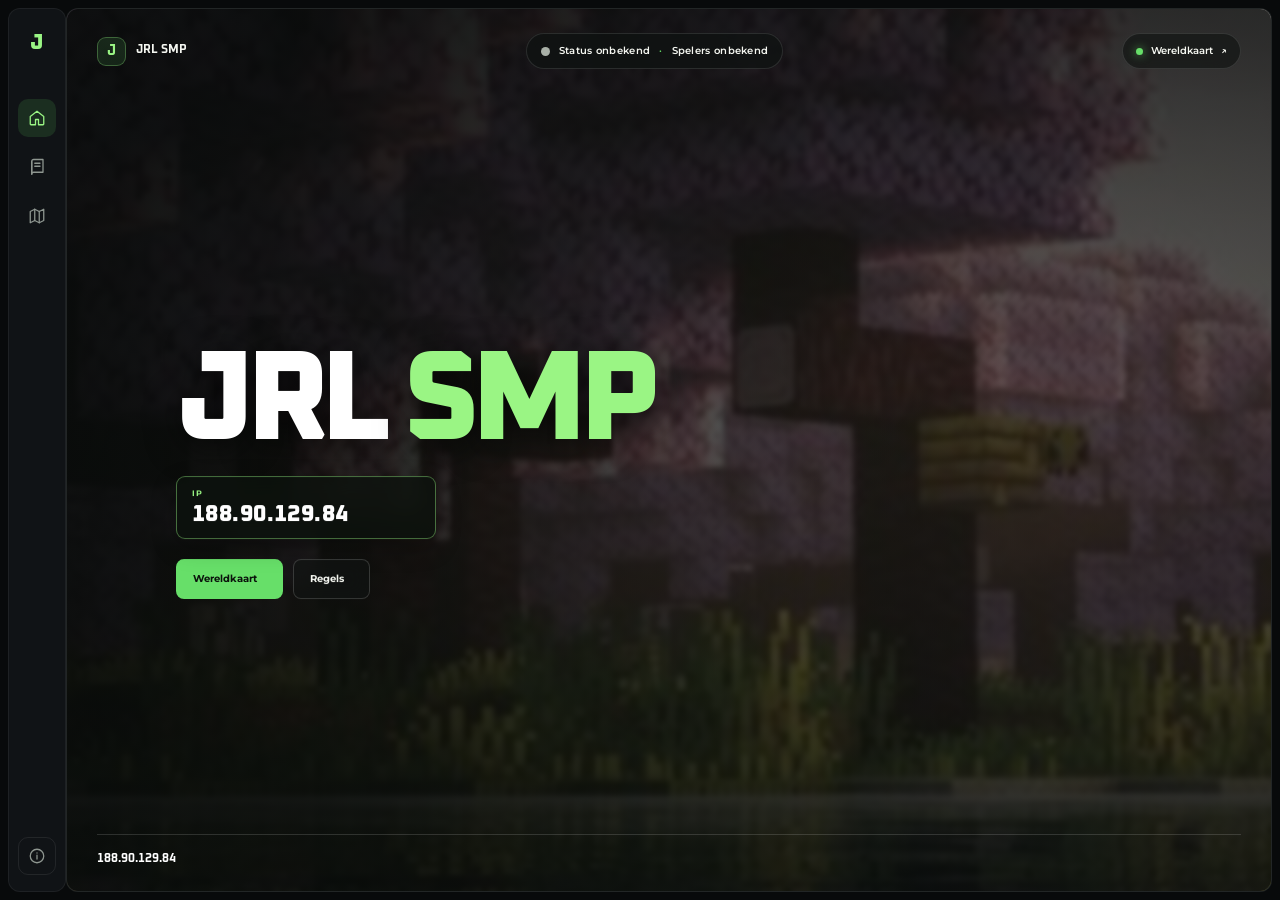
<file: index.html>
<!DOCTYPE html>
<html lang="nl">
<head>
    <meta charset="UTF-8">
    <meta name="viewport" content="width=device-width, initial-scale=1">
    <meta name="theme-color" content="#0b120c">
    <meta name="description" content="JRL SMP — Minecraft survival met vrienden.">
    <title>JRL SMP | Home</title>
    <link rel="stylesheet" href="style.css">
    <script src="script.js" defer></script>
</head>
<body class="home-page">
    <aside class="server-rail" aria-label="Snelle navigatie">
        <a class="rail-logo" href="index.html" aria-label="JRL SMP home">J</a>
        <nav class="rail-nav">
            <a class="rail-link active" href="index.html" aria-label="Home" aria-current="page">
                <svg aria-hidden="true" viewBox="0 0 24 24"><path d="m3 10 9-7 9 7v10a1 1 0 0 1-1 1h-6v-7h-4v7H4a1 1 0 0 1-1-1z"/></svg>
            </a>
            <a class="rail-link" href="regels.html" aria-label="Serverregels">
                <svg aria-hidden="true" viewBox="0 0 24 24"><path d="M5 4.5A2.5 2.5 0 0 1 7.5 2H20v17H7.5A2.5 2.5 0 0 0 5 21.5z"/><path d="M5 4.5v17M9 7h7M9 11h7"/></svg>
            </a>
            <a class="rail-link" href="http://188.90.129.84:8100" aria-label="Wereldkaart">
                <svg aria-hidden="true" viewBox="0 0 24 24"><path d="m3 6 6-3 6 3 6-3v15l-6 3-6-3-6 3z"/><path d="M9 3v15m6-12v15"/></svg>
            </a>
        </nav>
        <a class="rail-help" href="#server-info" aria-label="Serverinformatie">
            <svg aria-hidden="true" viewBox="0 0 24 24"><circle cx="12" cy="12" r="9"/><path d="M12 11v5m0-8h.01"/></svg>
        </a>
    </aside>

    <main class="server-app">
        <section class="hero">
            <div class="hero-background" aria-hidden="true"></div>
            <div class="hero-overlay" aria-hidden="true"></div>
            <div class="hero-topbar">
                <a class="app-wordmark" href="index.html"><span class="app-mark">J</span><span>JRL SMP</span></a>
                <p class="server-status" aria-live="polite">
                    <span class="status-indicator status-unknown" aria-hidden="true"></span>
                    <span data-server-state>Status controleren</span>
                    <span class="status-divider" aria-hidden="true">·</span>
                    <span data-server-players>Spelers laden...</span>
                </p>
                <a class="map-chip" href="http://188.90.129.84:8100"><span class="map-chip-dot" aria-hidden="true"></span> Wereldkaart <span aria-hidden="true">↗</span></a>
            </div>
            <div class="hero-content">
                <h1 class="hero-title">JRL <span>SMP</span></h1>
                <div class="hero-ip">
                    <span>IP</span>
                    <strong>188.90.129.84</strong>
                </div>
                <div class="hero-buttons">
                    <a class="cta-button join-now" href="http://188.90.129.84:8100">Wereldkaart <span aria-hidden="true"></span></a>
                    <a class="cta-button secondary-button" href="regels.html">Regels <span aria-hidden="true"></span></a>
                </div>
            </div>
            <div class="hero-bottom">
                <a class="server-address" href="#server-info">188.90.129.84 <span aria-hidden="true"></span></a>
            </div>
        </section>
    </main>
</body>
</html>
</file>
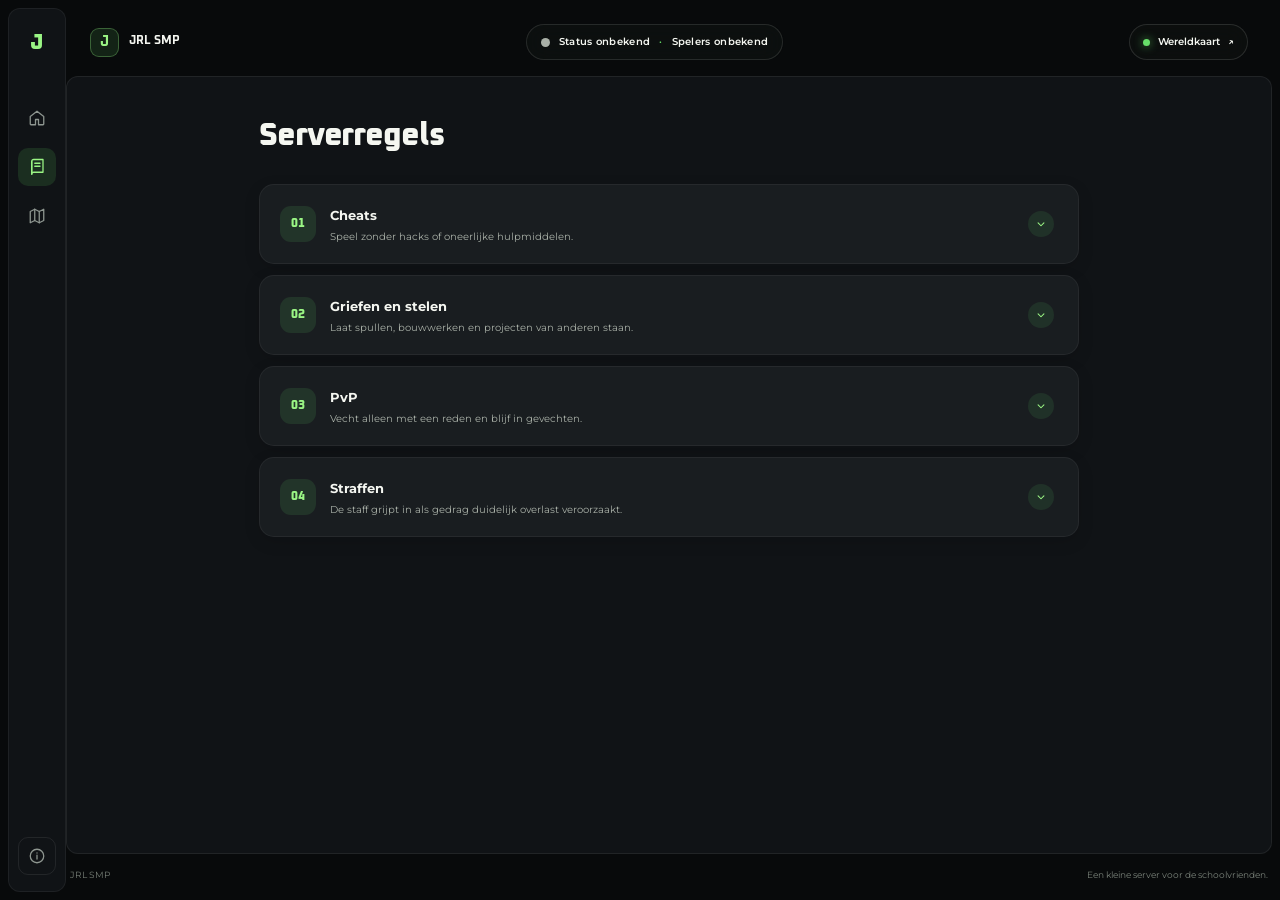
<file: regels.html>
<!DOCTYPE html>
<html lang="nl">
<head>
    <meta charset="UTF-8">
    <meta name="viewport" content="width=device-width, initial-scale=1">
    <meta name="theme-color" content="#0b120c">
    <meta name="description" content="Serverregels van JRL SMP.">
    <title>JRL SMP | Regels</title>
    <link rel="stylesheet" href="style.css">
</head>
<body class="home-page rules-page">
    <aside class="server-rail" aria-label="Snelle navigatie">
        <a class="rail-logo" href="index.html" aria-label="JRL SMP home">J</a>
        <nav class="rail-nav">
            <a class="rail-link" href="index.html" aria-label="Home">
                <svg aria-hidden="true" viewBox="0 0 24 24"><path d="m3 10 9-7 9 7v10a1 1 0 0 1-1 1h-6v-7h-4v7H4a1 1 0 0 1-1-1z"/></svg>
            </a>
            <a class="rail-link active" href="regels.html" aria-label="Serverregels" aria-current="page">
                <svg aria-hidden="true" viewBox="0 0 24 24"><path d="M5 4.5A2.5 2.5 0 0 1 7.5 2H20v17H7.5A2.5 2.5 0 0 0 5 21.5z"/><path d="M5 4.5v17M9 7h7M9 11h7"/></svg>
            </a>
            <a class="rail-link" href="http://188.90.129.84:8100" aria-label="Wereldkaart">
                <svg aria-hidden="true" viewBox="0 0 24 24"><path d="m3 6 6-3 6 3 6-3v15l-6 3-6-3-6 3z"/><path d="M9 3v15m6-12v15"/></svg>
            </a>
        </nav>
        <a class="rail-help" href="#de-regels" aria-label="Bekijk de regels">
            <svg aria-hidden="true" viewBox="0 0 24 24"><circle cx="12" cy="12" r="9"/><path d="M12 11v5m0-8h.01"/></svg>
        </a>
    </aside>

    <main class="server-app rules-app">
        <header class="rules-topbar">
            <a class="app-wordmark" href="index.html"><span class="app-mark">J</span><span>JRL SMP</span></a>
            <p class="server-status" aria-live="polite">
                <span class="status-indicator status-unknown" aria-hidden="true"></span>
                <span data-server-state>Status controleren</span>
                <span class="status-divider" aria-hidden="true">·</span>
                <span data-server-players>Spelers laden...</span>
            </p>
            <a class="map-chip" href="http://188.90.129.84:8100"><span class="map-chip-dot" aria-hidden="true"></span> Wereldkaart <span aria-hidden="true">↗</span></a>
        </header>

        <section class="rules-page-content" id="de-regels">
            <div class="rules-page-heading">
                <h1>Serverregels</h1>
            </div>
            <ol class="rules-list">
                <li>
                    <details class="rule-card">
                        <summary>
                            <span class="rule-number">01</span>
                            <span class="rule-summary"><strong>Cheats</strong><span>Speel zonder hacks of oneerlijke hulpmiddelen.</span></span>
                            <span class="rule-chevron" aria-hidden="true"><svg viewBox="0 0 24 24"><path d="m7 10 5 5 5-5"/></svg></span>
                        </summary>
                        <ul>
                            <li>Geen hacks, cheatclients of macro's.</li>
                            <li>Geen X-ray, of dat nu via een mod, resourcepack of een andere truc is.</li>
                            <li>Vind je een bug of exploit? Meld het bij de staff in plaats van het te misbruiken.</li>
                        </ul>
                    </details>
                </li>
                <li>
                    <details class="rule-card">
                        <summary>
                            <span class="rule-number">02</span>
                            <span class="rule-summary"><strong>Griefen en stelen</strong><span>Laat spullen, bouwwerken en projecten van anderen staan.</span></span>
                            <span class="rule-chevron" aria-hidden="true"><svg viewBox="0 0 24 24"><path d="m7 10 5 5 5-5"/></svg></span>
                        </summary>
                        <ul>
                            <li>Sloop of steel niet van andermans werk.</li>
                            <li>Sloop geen builds, farms of projecten van andere spelers.</li>
                        </ul>
                    </details>
                </li>
                <li>
                    <details class="rule-card">
                        <summary>
                            <span class="rule-number">03</span>
                            <span class="rule-summary"><strong>PvP</strong><span>Vecht alleen met een reden en blijf in gevechten.</span></span>
                            <span class="rule-chevron" aria-hidden="true"><svg viewBox="0 0 24 24"><path d="m7 10 5 5 5-5"/></svg></span>
                        </summary>
                        <ul>
                            <li>Je mag niet zonder reden iemand doden.</li>
                            <li>Combatloggen is niet toegestaan.</li>
                        </ul>
                    </details>
                </li>
                <li>
                    <details class="rule-card">
                        <summary>
                            <span class="rule-number">04</span>
                            <span class="rule-summary"><strong>Straffen</strong><span>De staff grijpt in als gedrag duidelijk overlast veroorzaakt.</span></span>
                            <span class="rule-chevron" aria-hidden="true"><svg viewBox="0 0 24 24"><path d="m7 10 5 5 5-5"/></svg></span>
                        </summary>
                        <ul>
                            <li>Je kunt ook worden gestraft voor gedrag dat niet letterlijk in deze regels staat, als het duidelijk vervelend is voor anderen.</li>
                            <li>De staff kan een tijdelijke ban of een permanente ban geven.</li>
                        </ul>
                    </details>
                </li>
            </ol>
        </section>
        <footer class="app-footer"><span>JRL SMP</span><span>Een kleine server voor de schoolvrienden.</span></footer>
    </main>
    <script src="script.js" defer></script>
</body>
</html>
</file>
<file: style.css>
@import url('https://fonts.googleapis.com/css2?family=Montserrat:wght@400;500;600;700&family=Oxanium:wght@400;500;600;700;800&display=swap');

:root {
    color-scheme: dark;
    --bg: #0b120c;
    --surface: #151d16;
    --surface-light: #202b21;
    --text: #f5f7f1;
    --muted: #a9b0a7;
    --green: #67df69;
    --green-bright: #9af584;
    --line: rgba(235, 245, 230, .13);
    --display-font: 'Oxanium', 'Segoe UI', sans-serif;
    --body-font: 'Montserrat', 'Segoe UI', sans-serif;
}

* { box-sizing: border-box; }
html { scroll-behavior: smooth; scroll-padding-top: 85px; }
body { margin: 0; padding-top: 76px; background: var(--bg); color: var(--text); font-family: var(--body-font); line-height: 1.6; -webkit-font-smoothing: antialiased; }
a { color: inherit; }
a:focus-visible, button:focus-visible { outline: 2px solid var(--green-bright); outline-offset: 4px; }
.container { width: min(95%, 1200px); margin: 0 auto; padding: 0 15px; }

.main-header { position: fixed; z-index: 20; top: 0; left: 0; width: 100%; min-height: 76px; padding: 12px 0; border-bottom: 2px solid var(--green); background: linear-gradient(135deg, #142017 0%, #0b120c 78%); }
.header-inner { display: flex; min-height: 48px; align-items: center; justify-content: space-between; gap: 22px; }
.logo, .footer-brand { display: inline-flex; align-items: center; color: var(--text); font-family: var(--display-font); font-size: 27px; font-weight: 800; letter-spacing: .03em; text-decoration: none; }
.logo-highlight, .footer-brand span { margin-left: 5px; color: var(--green); }
.main-nav { display: flex; align-items: center; gap: 25px; }
.main-nav a { position: relative; padding: 4px 0; color: var(--text); font-size: 12px; font-weight: 700; text-decoration: none; transition: color .2s ease; }
.main-nav a:hover, .main-nav a.active { color: var(--green-bright); }
.main-nav a::after { position: absolute; right: 0; bottom: 0; left: 0; height: 2px; background: var(--green); content: ''; transform: scaleX(0); transform-origin: left; transition: transform .2s ease; }
.main-nav a.active::after, .main-nav a:hover::after { transform: scaleX(1); }
.mobile-menu-btn { display: none; width: 40px; height: 40px; flex-direction: column; align-items: center; justify-content: center; gap: 5px; border: 1px solid var(--line); border-radius: 4px; background: transparent; cursor: pointer; }
.mobile-menu-btn span { width: 18px; height: 2px; background: var(--text); }

.home-page { min-height: 100vh; padding: 0; background: #080a0b; }
.server-rail { position: fixed; z-index: 10; top: 8px; bottom: 8px; left: 8px; display: flex; width: 58px; flex-direction: column; align-items: center; padding: 16px 0; border: 1px solid rgba(255, 255, 255, .06); border-radius: 12px; background: #101316; }
.rail-logo, .rail-link, .rail-help { display: grid; width: 38px; height: 38px; flex: 0 0 38px; place-items: center; border-radius: 10px; color: #8e9690; text-decoration: none; transition: background .2s ease, color .2s ease; }
.rail-logo { margin-bottom: 36px; color: var(--green-bright); font-family: var(--display-font); font-size: 22px; font-weight: 800; }
.rail-nav { display: flex; flex-direction: column; gap: 11px; }
.rail-link svg, .rail-help svg { width: 18px; height: 18px; fill: none; stroke: currentColor; stroke-linecap: round; stroke-linejoin: round; stroke-width: 1.7; }
.rail-link:hover, .rail-link.active, .rail-help:hover { background: rgba(103, 223, 105, .13); color: var(--green-bright); }
.rail-help { margin-top: auto; border: 1px solid rgba(255, 255, 255, .08); font-family: var(--display-font); font-weight: 700; }
.server-app { margin-left: 66px; padding: 8px 8px 0 0; }
.hero { position: relative; min-height: max(590px, calc(100svh - 16px)); overflow: hidden; border: 1px solid rgba(255, 255, 255, .07); border-radius: 12px; background: #111615; }
.hero-background { position: absolute; inset: -6px; background: url('images/minecraft-banner.png') center / cover no-repeat; filter: blur(2px); transform: scale(1.02); }
.hero-overlay { position: absolute; inset: 0; background: radial-gradient(ellipse at 68% 47%, rgba(12, 19, 13, .38), rgba(7, 10, 9, .84) 76%), linear-gradient(90deg, rgba(8, 12, 10, .72), rgba(8, 12, 10, .26)); }
.hero-topbar { position: absolute; z-index: 2; top: 24px; right: 30px; left: 30px; display: flex; align-items: center; justify-content: space-between; gap: 16px; }
.app-wordmark { display: inline-flex; align-items: center; gap: 10px; color: var(--text); font-family: var(--display-font); font-size: 12px; font-weight: 700; text-decoration: none; }
.app-mark { display: grid; width: 29px; height: 29px; place-items: center; border: 1px solid rgba(154, 245, 132, .3); border-radius: 9px; background: rgba(103, 223, 105, .12); color: var(--green-bright); font-size: 15px; }
.server-status { display: inline-flex; align-items: center; gap: 9px; margin: 0; padding: 9px 14px; border: 1px solid rgba(255, 255, 255, .11); border-radius: 30px; background: rgba(15, 19, 17, .72); color: var(--text); font-size: 10px; font-weight: 600; letter-spacing: .03em; backdrop-filter: blur(12px); }
.status-indicator { width: 9px; height: 9px; flex: 0 0 9px; border-radius: 50%; }
.status-indicator.status-unknown { background: #a9b0a7; }
.status-indicator.status-online { background: #67df69; box-shadow: 0 0 12px rgba(103, 223, 105, .9); }
.status-indicator.status-offline { background: #ff5b5b; box-shadow: 0 0 12px rgba(255, 91, 91, .75); }
.status-divider { color: var(--green); }
.map-chip { display: inline-flex; min-height: 36px; align-items: center; gap: 8px; padding: 0 13px; border: 1px solid rgba(255, 255, 255, .12); border-radius: 30px; background: rgba(15, 19, 17, .62); color: var(--text); font-size: 10px; font-weight: 600; text-decoration: none; backdrop-filter: blur(12px); transition: border-color .2s ease, background .2s ease; }
.map-chip:hover { border-color: rgba(154, 245, 132, .55); background: rgba(103, 223, 105, .12); }
.map-chip-dot, .mini-status-dot, .hero-kicker span { width: 7px; height: 7px; border-radius: 50%; background: var(--green); box-shadow: 0 0 10px rgba(103, 223, 105, .7); }
.hero-content { position: absolute; z-index: 2; top: 48%; left: clamp(34px, 8.5vw, 130px); max-width: 620px; transform: translateY(-35%); }
.hero-kicker { display: flex; align-items: center; gap: 9px; margin: 0 0 18px; color: #e0e6df; font-size: 10px; font-weight: 700; letter-spacing: .16em; }
.hero-title { margin: 0 0 12px; color: #fff; font-family: var(--display-font); font-size: clamp(74px, 10vw, 130px); font-weight: 800; letter-spacing: -.07em; line-height: .95; text-shadow: 0 5px 35px rgba(0, 0, 0, .65); }
.hero-title span { color: var(--green-bright); }
.hero-description { margin: 0 0 17px; color: rgba(243, 247, 241, .76); font-size: 13px; line-height: 1.8; text-shadow: 0 2px 10px rgba(0, 0, 0, .7); }
.hero-ip { display: grid; width: fit-content; min-width: 260px; grid-template-columns: auto 1fr; align-items: center; gap: 1px 14px; margin: 0 0 20px; padding: 10px 15px; border: 1px solid rgba(154, 245, 132, .42); border-radius: 9px; background: rgba(12, 19, 14, .78); box-shadow: 0 8px 26px rgba(0, 0, 0, .22); backdrop-filter: blur(10px); }
.hero-ip > span:first-child { grid-column: 1 / -1; color: var(--green-bright); font-size: 8px; font-weight: 700; letter-spacing: .14em; }
.hero-ip strong { color: #fff; font-family: var(--display-font); font-size: 23px; font-weight: 800; letter-spacing: .02em; line-height: 1.2; }
.hero-ip-note { color: rgba(243, 247, 241, .6); font-size: 9px; }
.hero-buttons { display: flex; flex-wrap: wrap; gap: 10px; }
.cta-button { display: inline-flex; min-height: 40px; align-items: center; justify-content: center; gap: 9px; padding: 0 16px; border: 1px solid transparent; border-radius: 8px; background: var(--green); color: #0b140c; font-size: 10px; font-weight: 700; text-decoration: none; transition: transform .2s ease, background .2s ease; }
.cta-button:hover { transform: translateY(-2px); background: var(--green-bright); }
.secondary-button { border-color: rgba(255, 255, 255, .16); background: rgba(17, 21, 19, .65); color: var(--text); backdrop-filter: blur(10px); }
.secondary-button:hover { border-color: var(--green); background: rgba(103, 223, 105, .12); }
.hero-bottom { position: absolute; z-index: 2; right: 30px; bottom: 22px; left: 30px; display: flex; align-items: center; justify-content: space-between; gap: 12px; padding-top: 15px; border-top: 1px solid rgba(255, 255, 255, .14); }
.server-mini-label { display: flex; align-items: center; gap: 8px; color: rgba(243, 247, 241, .68); font-size: 9px; font-weight: 700; letter-spacing: .12em; }
.server-address { display: inline-flex; align-items: center; gap: 12px; color: #fff; font-family: var(--display-font); font-size: 12px; font-weight: 700; text-decoration: none; }
.server-address span { color: var(--green-bright); }
.hero-bottom-note { color: rgba(243, 247, 241, .48); font-size: 8px; font-weight: 700; letter-spacing: .12em; }

.server-info { display: grid; grid-template-columns: minmax(0, 1.2fr) minmax(180px, .8fr) auto; align-items: center; gap: 30px; margin-top: 10px; padding: 28px 32px; border: 1px solid rgba(255, 255, 255, .07); border-radius: 12px; background: #101316; }
.info-eyebrow { margin: 0 0 5px; color: var(--green); font-size: 9px; font-weight: 700; letter-spacing: .13em; text-transform: uppercase; }
.server-info h2 { margin: 0 0 5px; font-family: var(--display-font); font-size: 21px; }
.info-copy { margin: 0; color: var(--muted); font-size: 11px; }
.info-address { display: grid; gap: 3px; padding-left: 24px; border-left: 1px solid var(--line); }
.info-address > span:first-child { color: var(--muted); font-size: 8px; font-weight: 700; letter-spacing: .14em; }
.info-address strong { color: var(--green-bright); font-family: var(--display-font); font-size: 17px; }
.version-note { color: var(--muted); font-size: 9px; }
.info-actions { display: flex; flex-direction: column; gap: 10px; }
.info-link { display: inline-flex; align-items: center; justify-content: space-between; gap: 14px; color: var(--text); font-size: 10px; font-weight: 600; text-decoration: none; white-space: nowrap; }
.info-link span { color: var(--green-bright); }
.info-link:hover { color: var(--green-bright); }
.app-footer { display: flex; justify-content: space-between; gap: 12px; padding: 14px 4px; color: #788078; font-size: 9px; }
.rules-app { min-height: 100vh; }
.rules-topbar { display: flex; min-height: 68px; align-items: center; justify-content: space-between; gap: 16px; padding: 12px 24px; }
.rules-page-content { min-height: calc(100vh - 122px); padding: 34px clamp(20px, 5vw, 72px) 48px; border: 1px solid rgba(255, 255, 255, .07); border-radius: 12px; background: #101316; color: var(--text); }
.rules-page-heading { max-width: 820px; margin: 0 auto 22px; }
.rules-page-heading h1 { margin: 0 0 5px; font-family: var(--display-font); font-size: clamp(25px, 4vw, 32px); font-weight: 800; letter-spacing: -.035em; }
.rules-page-heading p { margin: 0; color: var(--muted); font-size: 12px; }
.rules-list { display: grid; max-width: 820px; gap: 11px; margin: 0 auto; padding: 0; list-style: none; }
.rule-card { overflow: hidden; border: 1px solid rgba(255, 255, 255, .055); border-radius: 15px; background: #191d20; box-shadow: 0 5px 16px rgba(0, 0, 0, .13); transition: border-color .2s ease, box-shadow .2s ease, transform .2s ease; }
.rule-card:hover { border-color: rgba(103, 223, 105, .17); box-shadow: 0 8px 22px rgba(0, 0, 0, .2); transform: translateY(-1px); }
.rule-card summary { display: grid; min-height: 78px; grid-template-columns: 36px minmax(0, 1fr) 30px; align-items: center; gap: 14px; padding: 13px 20px; cursor: pointer; list-style: none; }
.rule-card summary::-webkit-details-marker { display: none; }
.rule-card summary:focus-visible { outline: 2px solid var(--green); outline-offset: -3px; border-radius: 14px; }
.rule-number { display: grid; width: 36px; height: 36px; place-items: center; border-radius: 11px; background: rgba(103, 223, 105, .12); color: var(--green-bright); font-family: var(--display-font); font-size: 12px; font-weight: 800; }
.rule-summary { display: grid; gap: 3px; }
.rule-summary strong { color: var(--text); font-size: 13px; font-weight: 700; }
.rule-summary > span { color: var(--muted); font-size: 10px; line-height: 1.5; }
.rule-chevron { display: grid; width: 26px; height: 26px; place-items: center; border-radius: 50%; background: rgba(103, 223, 105, .1); color: var(--green-bright); transition: transform .2s ease; }
.rule-chevron svg { width: 14px; height: 14px; fill: none; stroke: currentColor; stroke-linecap: round; stroke-linejoin: round; stroke-width: 1.8; }
.rule-card[open] .rule-chevron { transform: rotate(180deg); }
.rule-card > ul { display: grid; gap: 9px; margin: 0 20px 0 70px; padding: 14px 0 18px 16px; border-top: 1px solid rgba(255, 255, 255, .08); color: #c0c8c0; font-size: 11px; line-height: 1.65; }
.rules-page + .app-footer { padding-right: 12px; padding-left: 12px; }

.main-footer { border-top: 1px solid var(--line); background: #080d09; }
.footer-inner { display: flex; min-height: 84px; align-items: center; justify-content: space-between; gap: 18px; }
.footer-brand { font-size: 20px; }
.footer-links { display: flex; gap: 22px; }
.footer-links a { color: var(--muted); font-size: 11px; font-weight: 600; text-decoration: none; }
.footer-links a:hover { color: var(--green-bright); }
.footer-bottom { color: #7e897e; font-size: 10px; }

.page-hero { position: relative; display: flex; min-height: 280px; align-items: center; overflow: hidden; padding: 45px 0; background: radial-gradient(ellipse at 78% 55%, rgba(67, 151, 75, .2), transparent 36%), linear-gradient(115deg, #142017, #0e160f); }
.page-hero::after { position: absolute; top: 0; right: 12%; width: 1px; height: 100%; background: linear-gradient(transparent, rgba(103, 223, 105, .28), transparent); content: ''; transform: rotate(28deg); }
.page-hero-inner { position: relative; z-index: 1; }
.eyebrow { margin: 0 0 8px; color: var(--green); font-size: 10px; font-weight: 700; letter-spacing: .15em; text-transform: uppercase; }
.page-hero h1 { margin: 0; font-family: var(--display-font); font-size: clamp(42px, 7vw, 68px); font-weight: 800; letter-spacing: -.035em; line-height: 1; }
.page-hero h1 span { color: var(--green); }
.page-index { position: absolute; right: 4%; bottom: 25px; color: #829083; font-family: var(--display-font); font-size: 10px; letter-spacing: .12em; }
.map-section { padding-top: 40px; padding-bottom: 54px; }
.map-heading { display: flex; align-items: center; justify-content: space-between; gap: 20px; margin-bottom: 16px; }
.map-heading .eyebrow { margin-bottom: 4px; }
.map-heading h2 { margin: 0; font-family: var(--display-font); font-size: 20px; }
.button-outline { display: inline-flex; min-height: 38px; align-items: center; gap: 10px; padding: 0 14px; border: 1px solid rgba(103, 223, 105, .55); border-radius: 4px; color: var(--green-bright); font-size: 10px; font-weight: 700; text-decoration: none; }
.button-outline:hover { background: rgba(103, 223, 105, .1); }
.map-frame { height: min(67vw, 680px); min-height: 380px; overflow: hidden; border: 1px solid rgba(103, 223, 105, .32); border-radius: 5px; background: var(--surface); box-shadow: 0 14px 50px rgba(0, 0, 0, .22); }
.map-frame iframe { display: block; width: 100%; height: 100%; border: 0; }
.map-caption { margin: 10px 0 0; color: var(--muted); font-size: 10px; }
.map-caption a { color: var(--green-bright); text-decoration: none; }
.map-caption a:hover { text-decoration: underline; }

@media (max-width: 700px) {
    body { padding-top: 68px; }
    .main-header { min-height: 68px; padding: 9px 0; }
    .header-inner { min-height: 48px; }
    .logo { font-size: 24px; }
    .mobile-menu-btn { display: flex; }
    .main-nav { position: absolute; top: calc(100% + 2px); right: 0; left: 0; display: none; align-items: stretch; gap: 0; padding: 8px 5% 13px; border-bottom: 1px solid var(--line); background: #0b120c; }
    .main-nav.open { display: flex; flex-direction: column; }
    .main-nav a { padding: 12px 5px; }
    .main-nav a::after { right: auto; width: 34px; }
    .home-page { padding: 0 0 72px; }
    .server-rail { top: auto; right: 8px; bottom: 8px; left: 8px; width: auto; height: 56px; flex-direction: row; justify-content: space-between; padding: 0 10px; }
    .rail-logo { margin: 0; }
    .rail-nav { flex-direction: row; gap: 8px; }
    .rail-help { margin: 0; }
    .server-app { margin-left: 0; padding: 8px 8px 0; }
    .hero { min-height: max(590px, 88svh); }
    .hero-topbar { top: 18px; right: 18px; left: 18px; gap: 8px; }
    .hero-content { left: 34px; max-width: calc(100% - 68px); }
    .hero-title { font-size: clamp(68px, 14vw, 100px); }
    .hero-bottom { right: 18px; bottom: 18px; left: 18px; }
    .server-info { grid-template-columns: minmax(0, 1fr) minmax(160px, .8fr); gap: 20px; padding: 22px; }
    .info-address { padding-left: 18px; }
    .info-actions { grid-column: 1 / -1; flex-direction: row; justify-content: space-between; }
    .rules-topbar { padding-right: 18px; padding-left: 18px; }
    .rules-page-content { min-height: calc(100vh - 194px); padding-top: 28px; }
    .page-hero { min-height: 230px; }
    .map-section { padding-top: 28px; }
    .map-frame { height: 68vh; min-height: 360px; }
}

@media (max-width: 480px) {
    .container { width: 100%; padding-right: 18px; padding-left: 18px; }
    .hero { min-height: max(570px, 84svh); }
    .hero-topbar { display: grid; grid-template-columns: 1fr auto; }
    .app-wordmark { font-size: 11px; }
    .server-status { grid-column: 1 / -1; grid-row: 2; justify-self: start; padding: 8px 11px; font-size: 9px; }
    .map-chip { display: none; }
    .hero-content { left: 23px; max-width: calc(100% - 46px); }
    .hero-kicker { font-size: 8px; }
    .hero-title { font-size: clamp(64px, 17vw, 86px); }
    .hero-description { font-size: 11px; }
    .hero-description br { display: none; }
    .hero-ip { min-width: 0; gap: 1px 10px; margin-bottom: 15px; padding: 9px 12px; }
    .hero-ip strong { font-size: 20px; }
    .hero-buttons { align-items: flex-start; flex-direction: column; }
    .server-status { font-size: 9px; }
    .hero-bottom { align-items: flex-start; flex-direction: column; gap: 8px; }
    .hero-bottom-note { display: none; }
    .server-info { grid-template-columns: 1fr; gap: 18px; padding: 20px; }
    .info-address { padding: 0; border: 0; }
    .info-actions { grid-column: auto; align-items: flex-start; flex-direction: column; }
    .rules-page-content { min-height: calc(100vh - 250px); padding: 24px 12px 30px; border-radius: 10px; }
    .rules-page-heading { margin-bottom: 17px; }
    .rules-page-heading h1 { font-size: 25px; }
    .rules-page-heading p { font-size: 11px; }
    .rules-list { gap: 9px; }
    .rule-card { border-radius: 13px; }
    .rule-card summary { min-height: 72px; grid-template-columns: 34px minmax(0, 1fr) 26px; gap: 10px; padding: 11px 12px; }
    .rule-number { width: 34px; height: 34px; border-radius: 10px; }
    .rule-summary strong { font-size: 12px; }
    .rule-summary > span { font-size: 9px; }
    .rule-card > ul { margin: 0 12px 0 56px; padding: 12px 0 15px 14px; font-size: 10px; }
    .app-footer { flex-direction: column; gap: 4px; padding: 12px 4px; }
    .page-hero { min-height: 195px; }
    .page-index { right: 18px; bottom: 15px; font-size: 8px; }
    .map-heading { align-items: flex-start; flex-direction: column; }
    .map-frame { height: 70vh; min-height: 360px; }
}

@media (prefers-reduced-motion: reduce) {
    *, *::before, *::after { scroll-behavior: auto !important; transition-duration: .01ms !important; }
}
</file>
